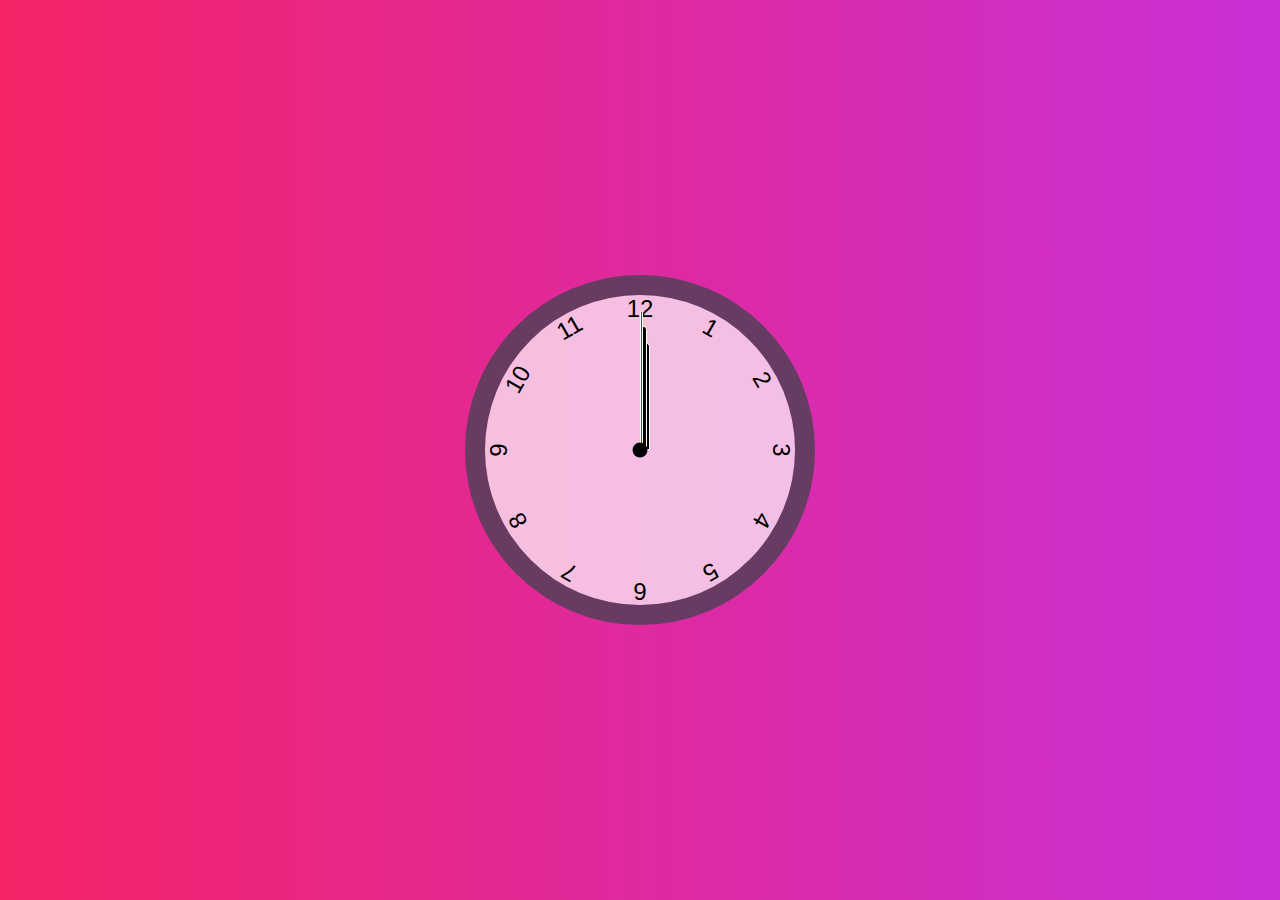
<file: index.html>
<!DOCTYPE html>
<html lang="en">
<head>
    <meta charset="UTF-8">
    <meta name="viewport" content="width=device-width, initial-scale=1.0">
    <meta http-equiv="X-UA-Compatible" content="ie=edge">
    <link rel="stylesheet" href="style.css">

    <title>Clock</title>
</head>
<body>
    <div class="clock">
        <div class="hand hour" data-hour-hand></div>
        <div class="hand minute"data-minute-hand></div>
        <div class="hand second"data-second-hand></div>
        <div class="number number1">1</div>
        <div class="number number2">2</div>
        <div class="number number3">3</div>
        <div class="number number4">4</div>
        <div class="number number5">5</div>
        <div class="number number6">6</div>
        <div class="number number7">7</div>
        <div class="number number8">8</div>
        <div class="number number9">9</div>
        <div class="number number10">10</div>
        <div class="number number11">11</div>
        <div class="number number12">12</div>

    </div>
    <script src="script.js"></script>
</body>
</html>
</file>
<file: style.css>
*, *::after, *::before {
    box-sizing: border-box;
    font-family: sans-serif;
}

body {
    padding: 0;
    margin: 0;
    background: linear-gradient(to right, #f42366,  #c930d8) ;
    display: flex;
    justify-content: center;
    align-items: center;
    min-height: 100vh;
    overflow: hidden;
}

.clock {
    width: 350px;
    height: 350px;
    background-color:  rgba(255, 255, 255, 0.7);
    border-radius: 50%;
    border: 20px solid rgba(43, 4, 43, 0.7);
    position: relative;
}
.clock .number {
    --rotation: 0;
    position: absolute;
    width: 100%; 
    height: 100%;
    text-align: center;
    transform: rotate(var(--rotation));
    font-size: 1.5rem;
}

.clock .number1 { --rotation: 30deg; }
.clock .number2 { --rotation: 60deg; }
.clock .number3 { --rotation: 90deg; }
.clock .number4 { --rotation: 120deg; }
.clock .number5 { --rotation: 150deg; }
.clock .number6 { --rotation: 180deg; }
.clock .number7 { --rotation: 210deg; }
.clock .number8 { --rotation: 240deg; }
.clock .number9 { --rotation: 270deg; }
.clock .number10 { --rotation: 300deg; }
.clock .number11 { --rotation: 330deg; }

.clock .hand {
    position: absolute;
    bottom: 50%;
    left: 50%;
    border: 1px solid white;
    border-top-left-radius: 10px;
    border-top-right-radius: 10px;
    transform-origin: bottom;
    z-index: 10;
    transform: translateX(-50%) rotate(calc(var(--rotation) * 1deg));
}

.clock::after {
    content: '';
    position: absolute;
    background-color: black;
    z-index: 10;
    width: 15px;
    height: 15px;
    top: 50%;
    left: 50%;
    transform: translate(-50%, -50%);
    border-radius: 50%;
}

.clock .hand.second {
    width: 3px;
    height: 45%;
    background-color: red;
}

.clock .hand.minute {
    width: 7px;
    height: 40%;
    background-color: black;
}

.clock .hand.hour {
    width: 10px;
    height: 35%;
    background-color: black;

}
</file>
